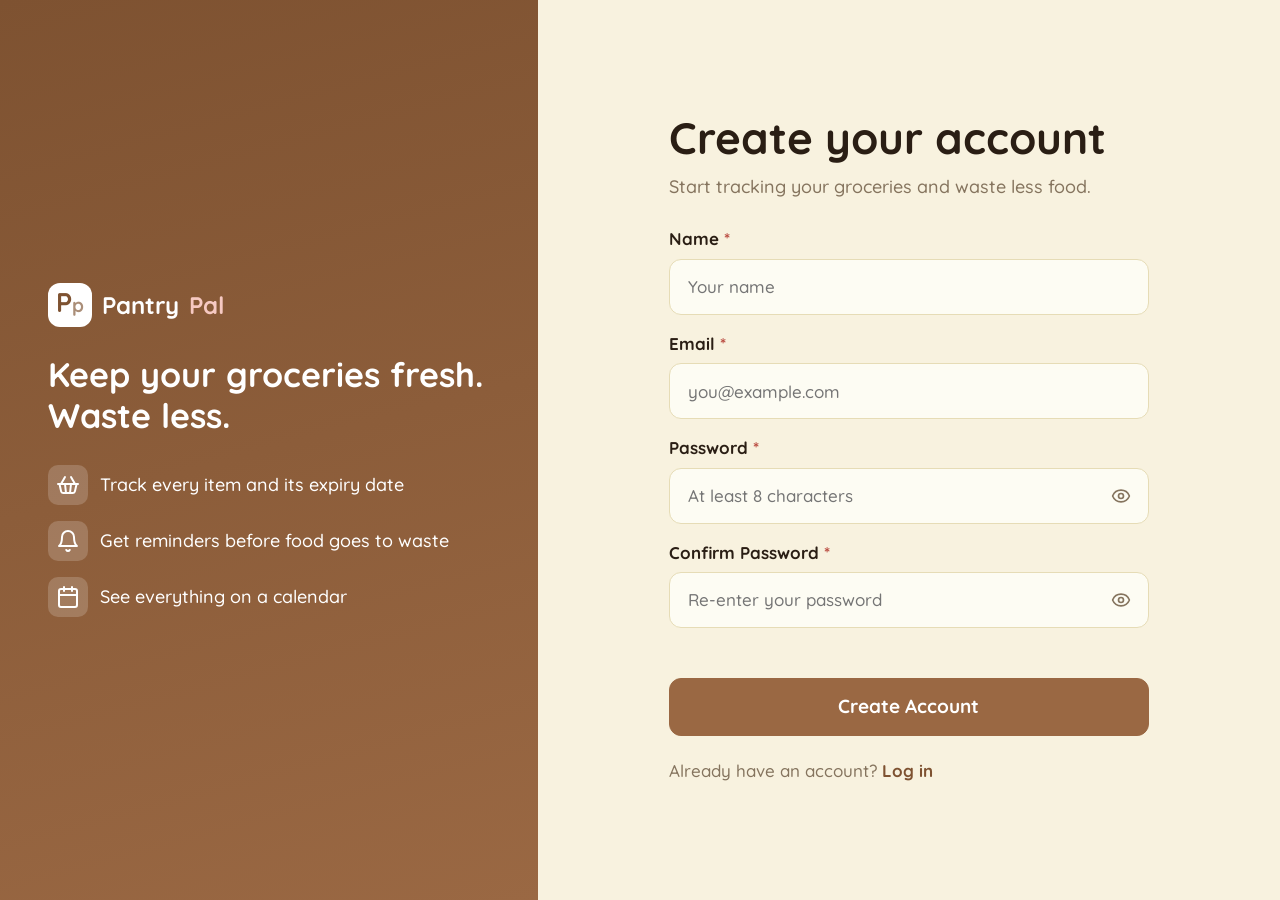
<file: prototype/index.html>
<!DOCTYPE html>
<html lang="en">
<head>
<meta charset="utf-8">
<meta name="viewport" content="width=device-width, initial-scale=1, viewport-fit=cover">
<title>Pantry Pal</title>
<link rel="preconnect" href="https://fonts.googleapis.com">
<link href="https://fonts.googleapis.com/css2?family=Quicksand:wght@500;600;700&display=swap" rel="stylesheet">
<link rel="stylesheet" href="style.css">
</head>
<body>
<div id="app"></div>
<div id="toast" role="status" aria-live="polite"></div>
<script src="script.js"></script>
</body>
</html>
</file>
<file: prototype/style.css>
:root{--bg:#F8F2DF;--card:#FFFDF4;--line:#E6DCB6;--brown:#9A6843;--brownd:#7E5231;--red:#B94A3F;--pink:#F6DAD4;--ink:#2A1E14;--ink2:#85745E;--ok:#3F7D3A;--okbg:#E3F1DC;--warn:#A96300;--warnbg:#FFEFC2;--bad:#B94A3F;--badbg:#F8DCD8;--onb:#fff;--inp:#FDFCF3;color-scheme:light;box-sizing:border-box;padding-top:env(safe-area-inset-top,0px);padding-bottom:env(safe-area-inset-bottom,0px)}
@media not all{:root:not([data-theme="light"]){--bg:#241A12;--card:#33261B;--line:#5A4531;--brown:#C48B5E;--brownd:#D9A073;--red:#E58B82;--pink:#4D2B27;--ink:#F6E7D0;--ink2:#C7AA88;--ok:#98CF8B;--okbg:#2E4228;--warn:#F2B04A;--warnbg:#4A3A14;--bad:#F09A92;--badbg:#512724;--onb:#241A12;--inp:#2E2217}}
:root[data-theme="dark"]{--bg:#241A12;--card:#33261B;--line:#5A4531;--brown:#C48B5E;--brownd:#D9A073;--red:#E58B82;--pink:#4D2B27;--ink:#F6E7D0;--ink2:#C7AA88;--ok:#98CF8B;--okbg:#2E4228;--warn:#F2B04A;--warnbg:#4A3A14;--bad:#F09A92;--badbg:#512724;--onb:#241A12;--inp:#2E2217}
*{box-sizing:border-box}html{scroll-padding-top:env(safe-area-inset-top,0px)}
body{margin:0;background:var(--bg);color:var(--ink);font:500 16px/1.55 Quicksand,system-ui,sans-serif}
h1,h2,h3{font-family:Quicksand,system-ui,sans-serif;font-weight:700;margin:0;line-height:1.2;color:var(--ink)}h1{font-size:32px}h2{font-size:24px;margin:24px 0 12px}h3{font-size:19px}p{margin:4px 0}
.wrap{max-width:1100px;margin:0 auto;padding:0 20px 110px}.ic{width:20px;height:20px;flex:none;vertical-align:-4px}
.hdr{position:sticky;top:0;z-index:5;background:var(--bg);border-bottom:1px solid var(--line);padding-top:env(safe-area-inset-top,0px)}
.hdr .in{max-width:1100px;margin:0 auto;padding:12px 20px;display:flex;align-items:center;gap:22px}
.logo{display:flex;align-items:center;gap:10px;font:700 24px Quicksand,sans-serif;color:var(--ink)}.logo>span:not(.mark){color:var(--red)}
.mark{width:44px;height:44px;border-radius:12px;background:var(--brown);color:var(--onb);display:inline-flex;align-items:baseline;justify-content:center;padding-top:6px;line-height:1}.mark b{font-size:27px}.mark i{font-style:normal;font-size:19px;font-weight:700;opacity:.65}
button,input,select{font:inherit;color:inherit}
button{cursor:pointer;border:1px solid var(--line);background:var(--bg);border-radius:12px;padding:9px 16px;font-weight:700;display:inline-flex;align-items:center;justify-content:center;gap:8px}
button:focus-visible,input:focus-visible,select:focus-visible{outline:3px solid var(--red);outline-offset:2px}
button.pri{background:var(--brown);border-color:var(--brown);color:var(--onb)}button.red{background:var(--red);border-color:var(--red);color:#fff}button.dng{color:var(--bad)}button.wide{width:100%;padding:14px}
.tn{display:flex;gap:6px;margin-right:auto}.tn button,.bn button{border:0;background:none;color:var(--ink2);border-radius:10px}.tn button.on{color:var(--brown);background:var(--card)}
.hact{display:flex;gap:10px}.av{width:44px;height:44px;padding:0;border-radius:50%;background:#F1E3CC;color:var(--brownd);border:0}
.bn{display:none;position:fixed;left:0;right:0;bottom:0;z-index:6;background:var(--bg);border-top:1px solid var(--line);padding:6px 6px calc(6px + env(safe-area-inset-bottom,0px))}
.bn button{flex:1;padding:10px 2px;font-size:14px}.bn button.on{background:var(--brown);color:var(--onb)}
.mob{display:none!important}
@media (max-width:760px){.tn,.hact{display:none}.hdr .in{justify-content:space-between}.bn{display:flex}.mob{display:inline-flex!important}.pgrid,.fgrid{grid-template-columns:1fr!important}#toast{bottom:calc(76px + env(safe-area-inset-bottom,0px))!important}.hdr .logo{margin-right:auto}}
input,select{width:100%;background:var(--inp);border:1px solid var(--line);border-radius:12px;padding:10px 12px}input:disabled,select:disabled{opacity:.7}
label{display:block;font-size:14px;font-weight:700;color:var(--ink2);margin:10px 0 2px}
.banner{background:var(--card);border:1px solid var(--line);border-radius:18px;padding:16px 18px;display:flex;justify-content:space-between;align-items:center;gap:10px;flex-wrap:wrap;margin:16px 0}
.row{display:flex;gap:10px;flex-wrap:wrap;align-items:center}.row>*{flex:1;min-width:140px}
.tabs{display:flex;gap:10px;overflow-x:auto;padding:4px 2px 10px;margin:8px 0;-webkit-overflow-scrolling:touch}
.tabs button{flex:none;min-height:48px;font-size:16px;padding:0 16px;border-radius:999px;background:var(--card);white-space:nowrap}
.tabs button.on{background:var(--brownd);border-color:var(--brownd);color:var(--onb)}
.badge{background:var(--line);color:var(--ink);border-radius:999px;min-width:28px;padding:1px 9px;font-size:14px;text-align:center}.tabs .on .badge{background:#fff;color:var(--brownd)}
.grid{display:grid;grid-template-columns:repeat(auto-fill,minmax(290px,1fr));gap:14px}
.card{background:var(--card);border:1px solid var(--line);border-radius:18px;padding:16px}
.ch{display:flex;justify-content:space-between;gap:8px;align-items:flex-start}.cat{color:var(--ink2);font-weight:600}.dl{font-size:15px;color:var(--ink2)}
.pill{border-radius:999px;padding:2px 10px;font-size:13px;font-weight:700;white-space:nowrap}
.ok .pill,.pill.ok{background:var(--okbg);color:var(--ok)}.soon .pill,.pill.soon{background:var(--warnbg);color:var(--warn)}.exp .pill,.pill.exp{background:var(--badbg);color:var(--bad)}.used .pill,.pill.used{background:var(--line);color:var(--ink2)}
.big{font:700 18px Quicksand,sans-serif;margin:6px 0}.big.ok{color:var(--ok)}.big.soon{color:var(--warn)}.big.exp{color:var(--bad)}
.est{background:var(--warnbg);color:var(--warn);border-radius:8px;padding:0 6px;font-size:12px;font-weight:700}.prem{background:var(--red);color:#fff;border-radius:8px;padding:0 7px;font-size:12px;font-weight:700;margin-left:6px}
.acts{display:flex;gap:8px;flex-wrap:wrap;margin-top:10px}.acts button{padding:6px 12px;font-size:14px}
.empty{text-align:center;color:var(--ink2);padding:34px 12px;border:2px dashed var(--line);border-radius:18px}
.hero{text-align:center;padding:9vh 0 4vh}.hero h1{font-size:44px}.hero p{font-size:20px;color:var(--ink2);margin:10px 0 22px}.hero .logo{justify-content:center;margin-bottom:18px}
.auth{max-width:420px;margin:6vh auto}.auth form,.box{background:var(--card);border:1px solid var(--line);border-radius:18px;padding:18px}.box{margin-bottom:12px}
.err{color:var(--bad);font-weight:700;min-height:22px}
.modal{position:fixed;inset:0;background:rgba(60,35,15,.5);z-index:20;display:flex;align-items:flex-end;justify-content:center}
.sheet{background:var(--bg);border-radius:22px 22px 0 0;width:100%;max-width:560px;max-height:92vh;overflow:auto;padding:20px 20px calc(20px + env(safe-area-inset-bottom,0px))}
@media (min-width:700px){.modal{align-items:center;padding:16px}.sheet{border-radius:22px}}
#toast{position:fixed;left:50%;transform:translateX(-50%);bottom:20px;z-index:30;background:var(--brownd);color:var(--onb);border-radius:14px;padding:11px 18px;display:none;gap:16px;align-items:center;box-shadow:0 4px 18px rgba(0,0,0,.25)}
#toast button{background:none;border:0;color:inherit;text-decoration:underline;padding:0}
.cal{display:grid;grid-template-columns:repeat(7,1fr);gap:4px}.cal .dh{text-align:center;font-weight:700;color:var(--ink2);font-size:13px}
.cell{min-height:74px;background:var(--card);border:1px solid var(--line);border-radius:12px;padding:3px;display:block;text-align:left;overflow:hidden;font-size:12px}.cell.td{border-color:var(--red);border-width:2px}.cell.sel{background:var(--okbg)}.cell.blank{visibility:hidden}
.chip{display:block;border-radius:6px;padding:0 4px;margin-top:2px;font-size:11px;font-weight:700;white-space:nowrap;overflow:hidden;text-overflow:ellipsis}.chip.ok{background:var(--okbg);color:var(--ok)}.chip.soon{background:var(--warnbg);color:var(--warn)}.chip.exp{background:var(--badbg);color:var(--bad)}
.calh{display:flex;justify-content:space-between;align-items:center;margin:12px 0;position:relative}
.mp{position:absolute;top:50px;left:50%;transform:translateX(-50%);z-index:8;background:var(--bg);border:1px solid var(--line);border-radius:18px;padding:12px;width:290px;box-shadow:0 6px 22px rgba(0,0,0,.2)}
.mg{display:grid;grid-template-columns:repeat(3,1fr);gap:6px;margin-top:8px}.mg .cur{border-color:var(--red);border-width:2px}.mg .on{background:var(--brown);color:var(--onb)}
.dayl{max-height:380px;overflow-y:auto;display:grid;gap:10px;padding:2px}
.srow{display:grid;grid-template-columns:1.4fr .8fr 1fr;gap:6px;margin-bottom:6px}.srow.hd{font-weight:700;color:var(--ink2);font-size:13px}
.chart{display:flex;gap:18px;align-items:flex-end;height:160px;justify-content:center;border-bottom:2px solid var(--line);margin:12px 0 6px}.cb{width:64px;border-radius:10px 10px 0 0;min-height:4px;text-align:center;font-weight:700;color:#fff;padding-top:2px}
.lg{display:flex;gap:18px;justify-content:center}.lg div{width:64px;text-align:center;font-size:13px;color:var(--ink2)}
.sw{display:flex;gap:6px;margin:10px 0}.sw button{flex:1}.sw .on{background:var(--brown);color:var(--onb)}
.stat{display:grid;grid-template-columns:repeat(3,1fr);gap:8px}.stat div{border-radius:14px;padding:10px;text-align:center}.stat b{display:block;font:700 28px Quicksand,sans-serif}
.phero{position:relative;overflow:hidden;background:var(--brown);color:var(--onb);border-radius:22px;padding:36px 40px;margin-top:20px}.phero::after{content:"";position:absolute;right:-70px;top:-90px;width:280px;height:280px;border-radius:50%;background:rgba(255,255,255,.12)}
.phero h1{color:inherit;font-size:40px;margin:16px 0 10px}.phero p{font-size:18px;max-width:760px}.pp{display:inline-flex;align-items:center;gap:8px;background:rgba(255,255,255,.2);border-radius:999px;padding:6px 14px;font-weight:700;font-size:14px}
.pgrid{display:grid;grid-template-columns:2fr 1fr;gap:20px;margin-top:22px;align-items:start}.fgrid{display:grid;grid-template-columns:1fr 1fr;gap:16px}
.fc{background:var(--card);border:1px solid var(--line);border-radius:18px;padding:22px}.fc h3{display:flex;gap:8px;align-items:flex-start;font-size:18px}.fc h3 .ic{color:var(--ok);margin-top:2px}
.fi{width:46px;height:46px;border-radius:12px;background:var(--pink);color:var(--red);display:grid;place-items:center;margin-bottom:16px}
.price{margin:6px 0}.price b{font-size:40px;color:var(--ink)}.price{color:var(--ink2);font-size:18px}
ul.pl{list-style:none;padding:0;margin:16px 0 22px;display:grid;gap:12px}ul.pl .ic{color:var(--ink2)}
.split{display:grid;grid-template-columns:minmax(320px,42%) 1fr;min-height:100vh}
.side{background:linear-gradient(165deg,#7E5231,#9A6843);color:#fff;padding:56px 48px;display:flex;flex-direction:column;justify-content:center;gap:28px}
.side .logo{color:#fff}.side .logo>span:not(.mark){color:#F6C9C2}.side .mark{background:#fff;color:var(--brownd)}
.side h2{color:#fff;font-size:34px;margin:0}.side ul{list-style:none;padding:0;margin:0;display:grid;gap:16px;font-size:18px}.side li{display:flex;gap:12px;align-items:center}
.side li .ic{background:rgba(255,255,255,.18);border-radius:10px;padding:8px;width:40px;height:40px}
.formp{display:flex;align-items:center;padding:40px 28px}.fin{width:100%;max-width:480px;margin:0 auto}.fin h1{font-size:44px}.fin .sub{color:var(--ink2);font-size:18px;margin:8px 0 26px}
.req{color:var(--red)}.fin label{font-size:17px;color:var(--ink);margin:16px 0 6px}.fw{position:relative}.fw input{height:56px;padding:0 50px 0 18px;font-size:17px;border-radius:12px}
.eye{position:absolute;right:6px;top:6px;width:44px;height:44px;border:0;background:none;padding:0;color:var(--ink2)}
button.xl{width:100%;height:58px;font-size:19px;margin-top:20px}.lnk{border:0;background:none;padding:0;color:var(--brownd);font-weight:700;font-size:inherit;display:inline}
.swap{margin-top:22px;color:var(--ink2);font-size:17px}.mlogo{display:none;margin-bottom:28px}.boot{text-align:center;padding:30vh 0;color:var(--ink2);font-size:20px}
@media (max-width:760px){.split{grid-template-columns:1fr}.side{display:none}.formp{padding:28px 20px}.mlogo{display:flex}.fin h1{font-size:36px}}
.rc{background:var(--card);border:1px solid var(--line);border-radius:14px;padding:10px;margin-bottom:10px}.rc .srow{margin-bottom:4px}.drow{display:grid;grid-template-columns:1fr 1fr;gap:8px}.rc label{margin:6px 0 2px;font-size:13px}
.cam{width:100%;max-height:62vh;border-radius:14px;background:#000;object-fit:cover}
input:-webkit-autofill,input:-webkit-autofill:focus{-webkit-box-shadow:0 0 0 100px var(--inp) inset;-webkit-text-fill-color:var(--ink);caret-color:var(--ink)}
</file>
